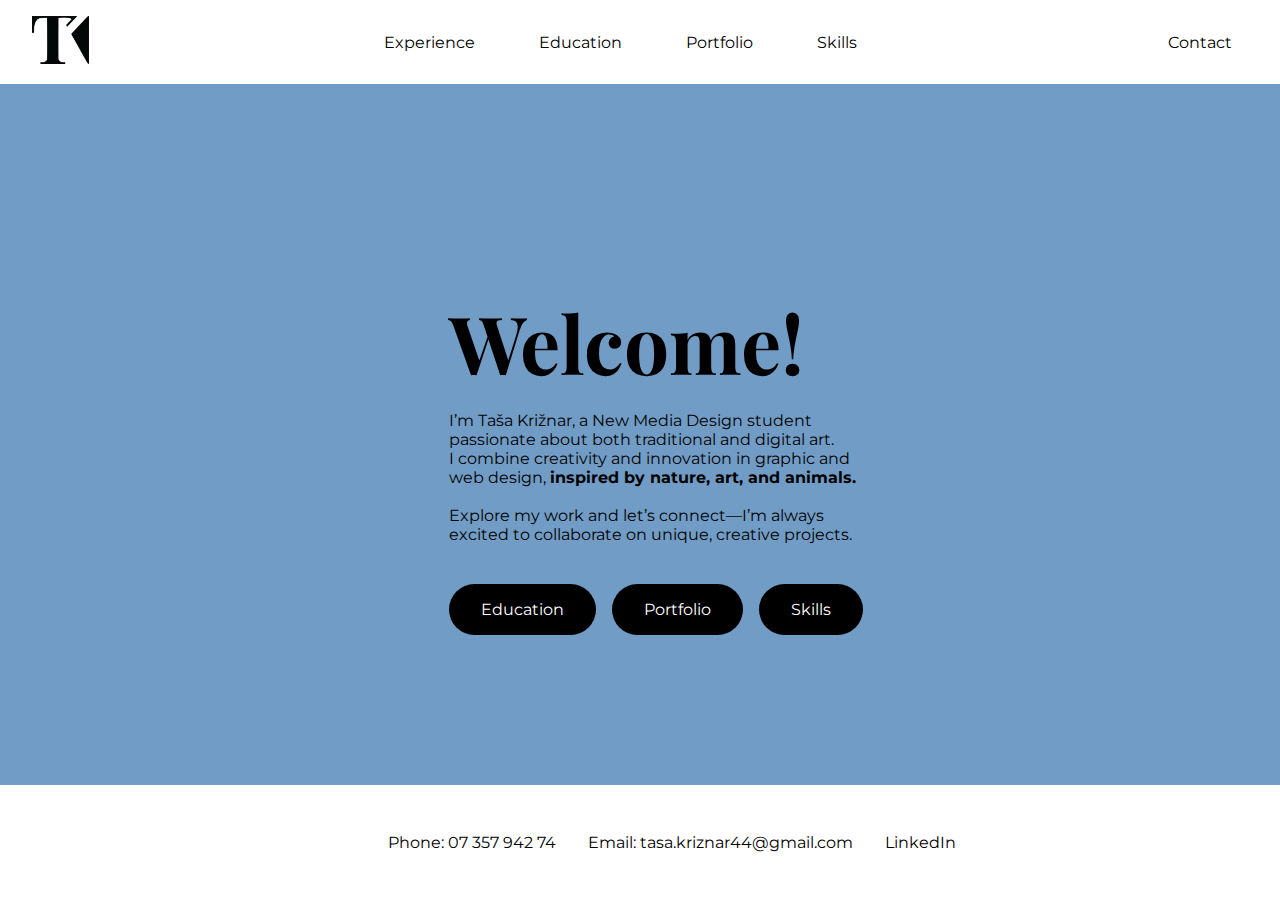
<file: index.html>
<!DOCTYPE html>
<html lang="en">
  <head>
    <meta charset="UTF-8" />
    <meta name="viewport" content="width=device-width, initial-scale=1.0" />
    <title>Home</title>
    <link rel="stylesheet" href="main.css" />

<link rel="preconnect" href="https://fonts.googleapis.com">
<link rel="preconnect" href="https://fonts.gstatic.com" crossorigin>
<link
href="https://fonts.googleapis.com/css2?family=Playfair+Display:ital,wght@0,400..900;1,400..900&display=swap" rel="stylesheet"/>


    <link rel="preconnect" href="https://fonts.googleapis.com" />
    <link rel="preconnect" href="https://fonts.gstatic.com" crossorigin />
    <link
      href="https://fonts.googleapis.com/css2?family=Montserrat:ital,wght@0,100..900;1,100..900&display=swap"
      rel="stylesheet"
    />
  </head>
  <body>
    <header class="header">
      <a href="index.html" class="logo-container"> <!-- Add a class for the logo container -->
        <img id="logoDefault" class="logo" src="img/logob.png" alt="My Logo">
        <img id="logoHover" class="logo" src="img/logo.png" alt="My Hover Logo">
      </a>

      <nav>
        <div class="navLinks">
          <ul>
            <a href="experience.html" class="nav">
              <li>Experience</li>
            </a>
            <a href="education.html">
              <li>Education</li>
            </a>
            <a href="portfolio.html">
              <li>Portfolio</li>
            </a>
            <a href="skills.html">
              <li>Skills</li>
            </a>
          </ul>
        </div>
        <div class="navContact">
          <a href="contact.html" class="contact">
            <li>Contact</li>
          </a>
        </div>
      </nav>
    </header>

    <!-- Main content in two halves -->
    <div class="mainContent">
      <div class="left">
        <img class="tasaImg" src="img/blue.jpeg" alt="Taša image" />
      </div>
      <div class="right">
        <h1>Welcome!</h1>
        <p class="mainText">
          I’m Taša Križnar, a New Media Design student passionate about both
          traditional and digital art.</br>I combine creativity and innovation in
          graphic and web design, <b>inspired by nature, art, and animals.</b></br></br>Explore
          my work and let’s connect—I’m always excited to collaborate on unique,
          creative projects.
        </p>

        <div class="buttonContainer">
          <a href="education.html">
            <button class="edButton" type="button">Education</button>
          </a>
          <a href="portfolio.html">
            <button class="portButton" type="button">Portfolio</button>
          </a>
          <a href="skills.html">
            <button class="skillButton" type="button">Skills</button>
          </a>
        </div>
      </div>
    </div>

    <footer>
      <div class="footerContainer">
        <div class="contactItem">
          <p>Phone: 07 357 942 74</p>
        </div>
        <div class="contactItem">
          <p>Email: tasa.kriznar44@gmail.com</p>
        </div>
        <div class="contactItem">
          <p>
            <a
              href="https://www.linkedin.com/in/ta%C5%A1a-kri%C5%BEnar-846a95333/"
              >LinkedIn</a
            >
          </p>
        </div>
      </div>
    </footer>
    <!-- Link to the JavaScript file -->
    <script src="main.js"></script>
  </body>
</html>
</file>
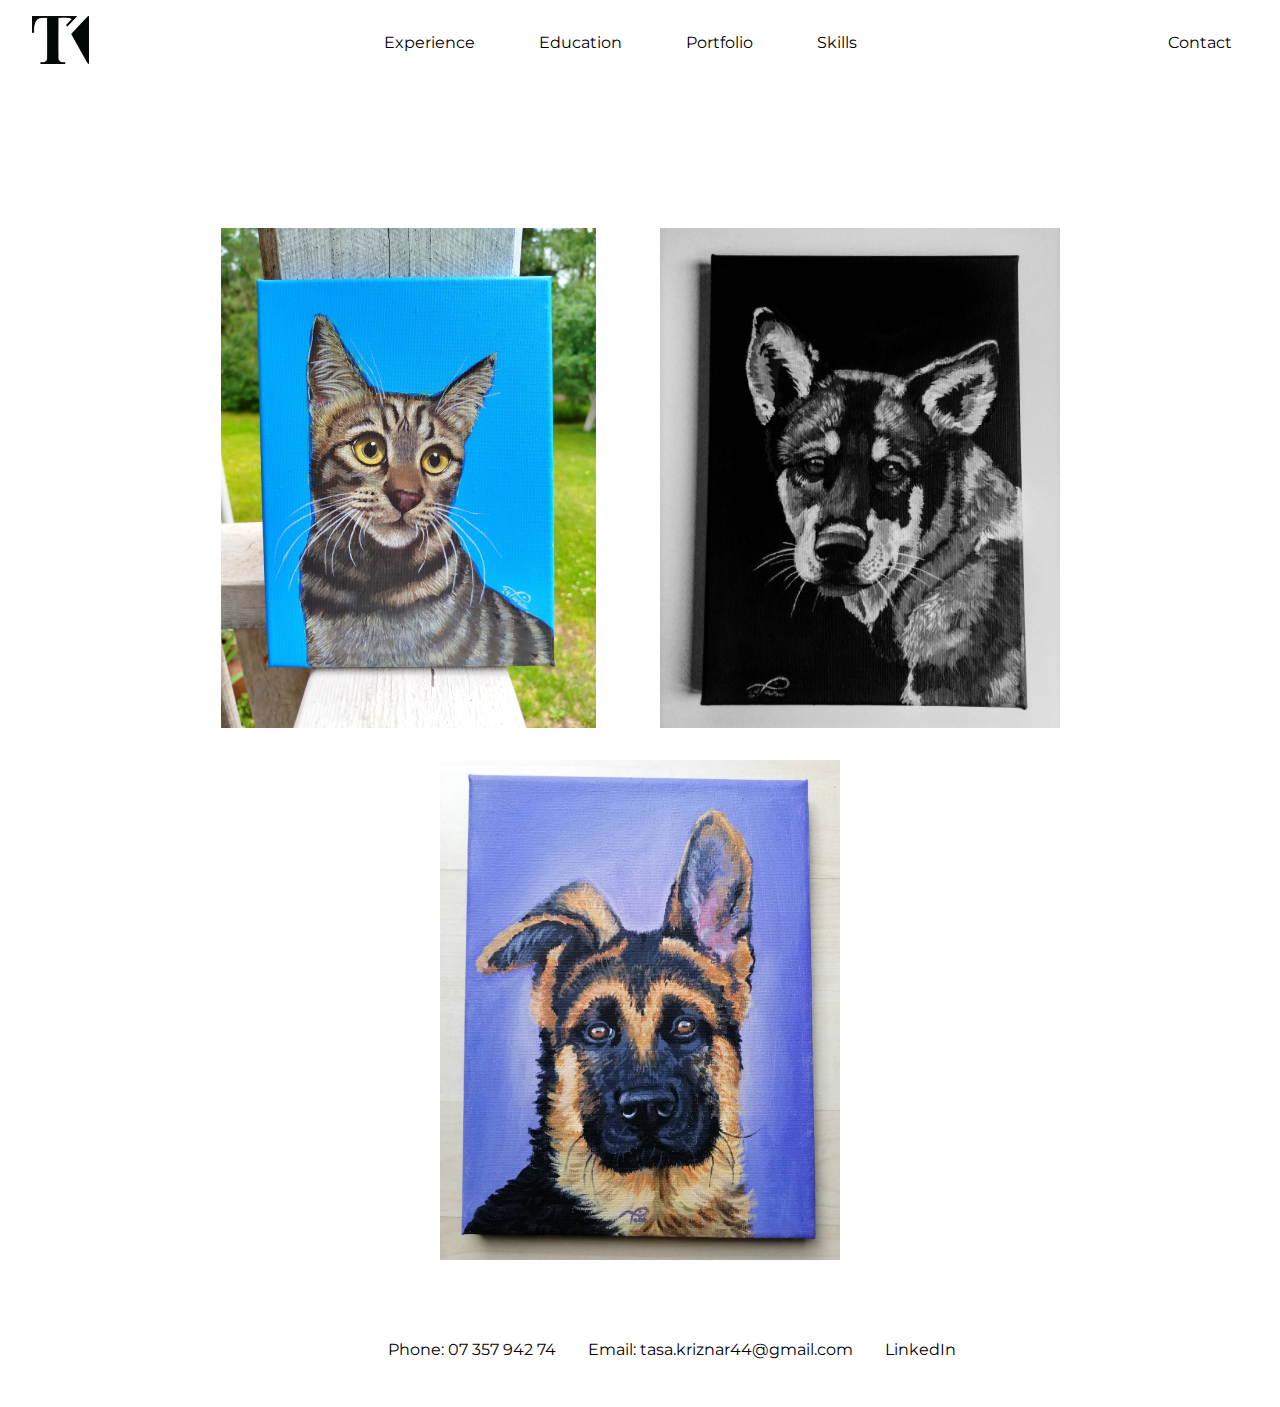
<file: animal.html>
<!DOCTYPE html>
<html lang="en">
  <head>
    <meta charset="UTF-8" />
    <meta name="viewport" content="width=device-width, initial-scale=1.0" />
    <title>Portfolio</title>
    <link rel="stylesheet" href="main.css" />

    <link rel="preconnect" href="https://fonts.googleapis.com" />
    <link rel="preconnect" href="https://fonts.gstatic.com" crossorigin />
    <link
      href="https://fonts.googleapis.com/css2?family=Playfair+Display:ital,wght@0,400..900;1,400..900&display=swap"
      rel="stylesheet"
    />

    <link rel="preconnect" href="https://fonts.googleapis.com" />
    <link rel="preconnect" href="https://fonts.gstatic.com" crossorigin />
    <link
      href="https://fonts.googleapis.com/css2?family=Montserrat:ital,wght@0,100..900;1,100..900&display=swap"
      rel="stylesheet"
    />
  </head>
  <body>
    <header class="portfolioHeader">
      <a href="index.html" class="logo-container">
        <!-- Add a class for the logo container -->
        <img id="logoDefault" class="logo" src="img/logob.png" alt="My Logo" />
        <img
          id="logoHover"
          class="logo"
          src="img/logo.png"
          alt="My Hover Logo"
        />
      </a>

      <nav>
        <div class="navLinks">
          <ul>
            <a href="experience.html" class="nav">
              <li>Experience</li>
            </a>
            <a href="education.html">
              <li>Education</li>
            </a>
            <a href="portfolio.html">
              <li>Portfolio</li>
            </a>
            <a href="skills.html">
              <li>Skills</li>
            </a>
          </ul>
        </div>
        <div class="navContact">
          <a href="contact.html" class="contact">
            <li>Contact</li>
          </a>
        </div>
      </nav>
    </header>

    <div class="animalPaintingContainer">
      <div class="artRow">
        <img class="catAnimal" src="img/catAnimal.jpeg" alt="Cat" />
        <img class="wolfAnimal" src="img/wolfAnimal.jpeg" alt="Wolf" />
        <img class="dogAnimal" src="img/dogAnimal.jpeg" alt="Dog" />
      </div>
    </div>

    <footer>
      <div class="footerContainer">
        <div class="contactItem">
          <p>Phone: 07 357 942 74</p>
        </div>
        <div class="contactItem">
          <p>Email: tasa.kriznar44@gmail.com</p>
        </div>
        <div class="contactItem">
          <p>
            <a
              href="https://www.linkedin.com/in/ta%C5%A1a-kri%C5%B9nar-846a95333/"
              >LinkedIn</a
            >
          </p>
        </div>
      </div>
    </footer>
    <script src="main.js"></script>
  </body>
</html>
</file>
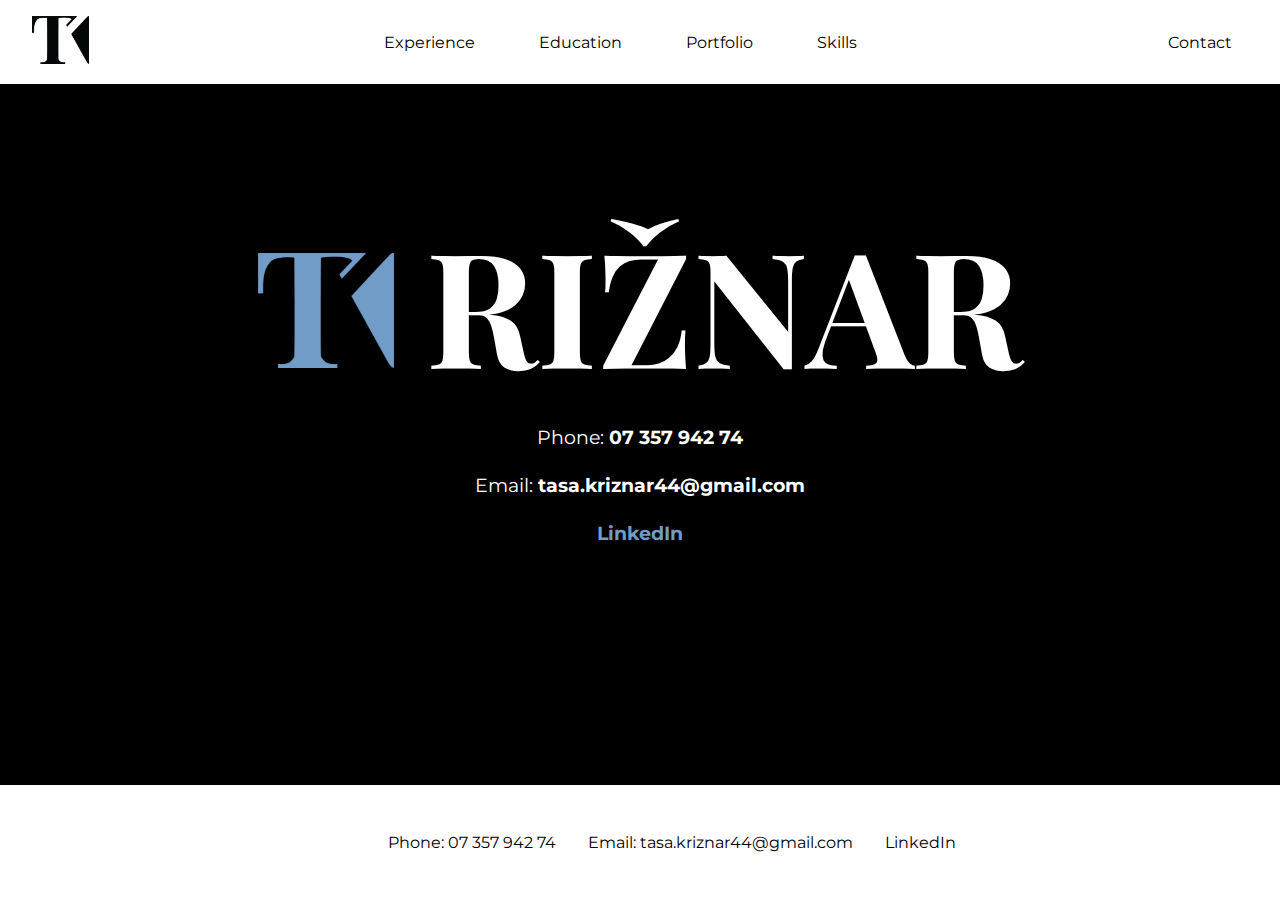
<file: contact.html>
<!DOCTYPE html>
<html lang="en">
  <head>
    <meta charset="UTF-8" />
    <meta name="viewport" content="width=device-width, initial-scale=1.0" />
    <title>Contact</title>
    <link rel="stylesheet" href="main.css" />

    <link rel="preconnect" href="https://fonts.googleapis.com" />
    <link rel="preconnect" href="https://fonts.gstatic.com" crossorigin />
    <link
      href="https://fonts.googleapis.com/css2?family=Playfair+Display:ital,wght@0,400..900;1,400..900&display=swap"
      rel="stylesheet"
    />

    <link rel="preconnect" href="https://fonts.googleapis.com" />
    <link rel="preconnect" href="https://fonts.gstatic.com" crossorigin />
    <link
      href="https://fonts.googleapis.com/css2?family=Montserrat:ital,wght@0,100..900;1,100..900&display=swap"
      rel="stylesheet"
    />
  </head>
  <body class="bodyContact">
    <header class="header">
      <a href="index.html" class="logo-container">
        <!-- Add a class for the logo container -->
        <img id="logoDefault" class="logo" src="img/logob.png" alt="My Logo" />
        <img
          id="logoHover"
          class="logo"
          src="img/logo.png"
          alt="My Hover Logo"
        />
      </a>

      <nav>
        <div class="navLinks">
          <ul>
            <a href="experience.html" class="nav">
              <li>Experience</li>
            </a>
            <a href="education.html">
              <li>Education</li>
            </a>
            <a href="portfolio.html">
              <li>Portfolio</li>
            </a>
            <a href="skills.html">
              <li>Skills</li>
            </a>
          </ul>
        </div>
        <div class="navContact">
          <a href="contact.html" class="contact">
            <li>Contact</li>
          </a>
        </div>
      </nav>
    </header>
    <div class="contactContainer">
      <div class="logoTextContainer">
        <img class="logoContact" src="img/logo.png" alt="logo" />
        <p class="textContact">RIŽNAR</p>
      </div>
      <p>Phone: <b>07 357 942 74</b></p>
      <p>Email: <b>tasa.kriznar44@gmail.com</b></p>
      <a href="https://www.linkedin.com/in/ta%C5%A1a-kri%C5%BEnar-846a95333/"
        ><b>LinkedIn</b></a
      >
    </div>
    <footer>
      <div class="footerContainer">
        <div class="contactItem">
          <p>Phone: 07 357 942 74</p>
        </div>
        <div class="contactItem">
          <p>Email: tasa.kriznar44@gmail.com</p>
        </div>
        <div class="contactItem">
          <p>
            <a
              href="https://www.linkedin.com/in/ta%C5%A1a-kri%C5%BEnar-846a95333/"
              >LinkedIn</a
            >
          </p>
        </div>
      </div>
    </footer>
    <!-- Link to the JavaScript file -->
    <script src="main.js"></script>
  </body>
</html>
</file>
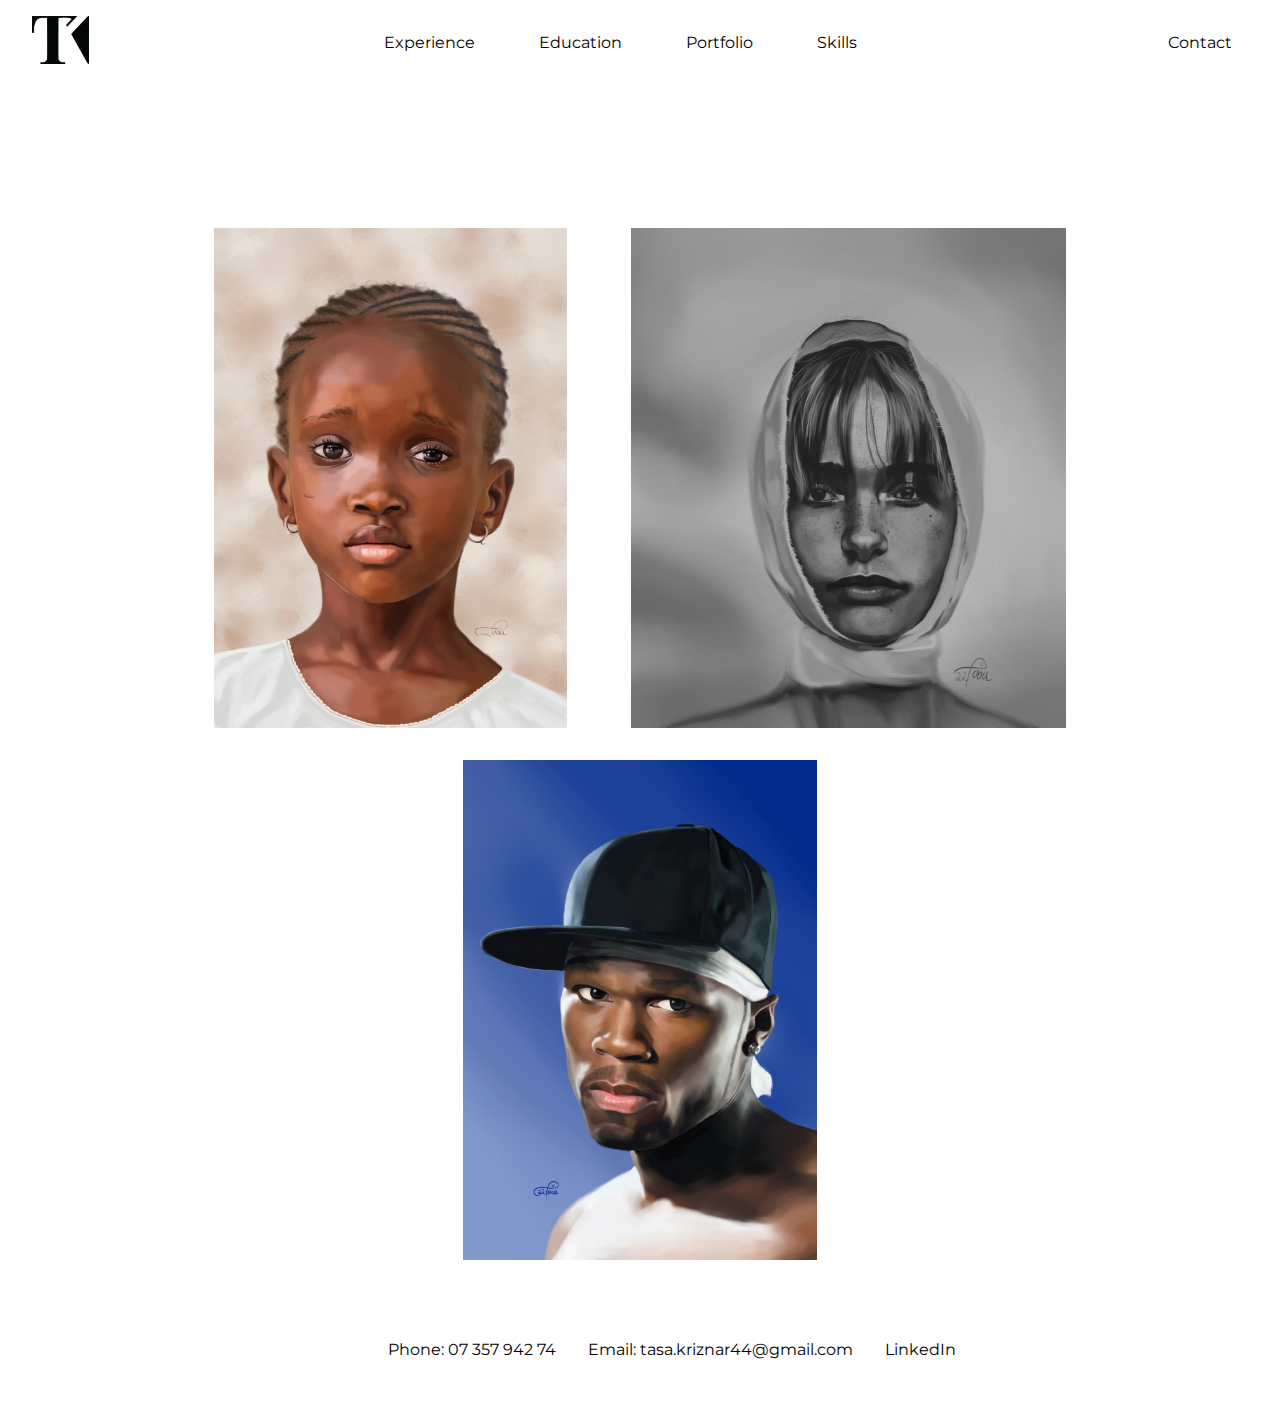
<file: digitalArt.html>
<!DOCTYPE html>
<html lang="en">
  <head>
    <meta charset="UTF-8" />
    <meta name="viewport" content="width=device-width, initial-scale=1.0" />
    <title>Portfolio</title>
    <link rel="stylesheet" href="main.css" />

    <link rel="preconnect" href="https://fonts.googleapis.com" />
    <link rel="preconnect" href="https://fonts.gstatic.com" crossorigin />
    <link
      href="https://fonts.googleapis.com/css2?family=Playfair+Display:ital,wght@0,400..900;1,400..900&display=swap"
      rel="stylesheet"
    />

    <link rel="preconnect" href="https://fonts.googleapis.com" />
    <link rel="preconnect" href="https://fonts.gstatic.com" crossorigin />
    <link
      href="https://fonts.googleapis.com/css2?family=Montserrat:ital,wght@0,100..900;1,100..900&display=swap"
      rel="stylesheet"
    />
  </head>
  <body>
    <header class="portfolioHeader">
      <a href="index.html" class="logo-container">
        <!-- Add a class for the logo container -->
        <img id="logoDefault" class="logo" src="img/logob.png" alt="My Logo" />
        <img
          id="logoHover"
          class="logo"
          src="img/logo.png"
          alt="My Hover Logo"
        />
      </a>

      <nav>
        <div class="navLinks">
          <ul>
            <a href="experience.html" class="nav">
              <li>Experience</li>
            </a>
            <a href="education.html">
              <li>Education</li>
            </a>
            <a href="portfolio.html">
              <li>Portfolio</li>
            </a>
            <a href="skills.html">
              <li>Skills</li>
            </a>
          </ul>
        </div>
        <div class="navContact">
          <a href="contact.html" class="contact">
            <li>Contact</li>
          </a>
        </div>
      </nav>
    </header>

    <div class="digitalArtContainer">
      <div class="artRow">
        <img
          class="digitalChild"
          src="img/digitalChild.jpg"
          alt="Digital Child"
        />
        <img class="digitalGirl" src="img/digitalGirl.jpg" alt="Digital Girl" />
        <img class="digital50" src="img/digital50.jpg" alt="Digital 50" />
      </div>
    </div>

    <footer>
      <div class="footerContainer">
        <div class="contactItem">
          <p>Phone: 07 357 942 74</p>
        </div>
        <div class="contactItem">
          <p>Email: tasa.kriznar44@gmail.com</p>
        </div>
        <div class="contactItem">
          <p>
            <a
              href="https://www.linkedin.com/in/ta%C5%A1a-kri%C5%B9nar-846a95333/"
              >LinkedIn</a
            >
          </p>
        </div>
      </div>
    </footer>
    <script src="main.js"></script>
  </body>
</html>
</file>
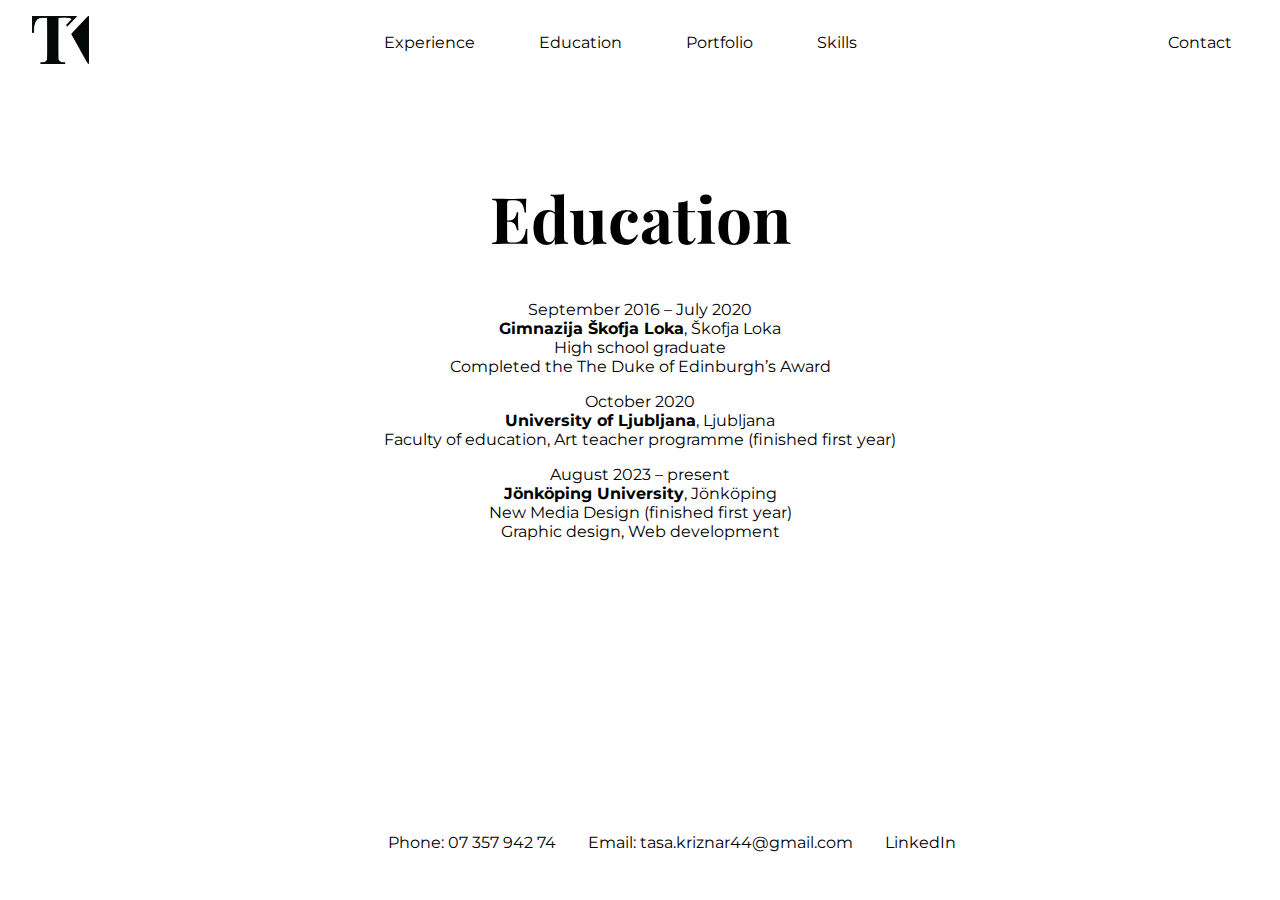
<file: education.html>
<!DOCTYPE html>
<html lang="en">
  <head>
    <meta charset="UTF-8" />
    <meta name="viewport" content="width=device-width, initial-scale=1.0" />
    <title>Education</title>
    <link rel="stylesheet" href="main.css" />

    <link rel="preconnect" href="https://fonts.googleapis.com" />
    <link rel="preconnect" href="https://fonts.gstatic.com" crossorigin />
    <link
      href="https://fonts.googleapis.com/css2?family=Playfair+Display:ital,wght@0,400..900;1,400..900&display=swap"
      rel="stylesheet"
    />

    <link rel="preconnect" href="https://fonts.googleapis.com" />
    <link rel="preconnect" href="https://fonts.gstatic.com" crossorigin />
    <link
      href="https://fonts.googleapis.com/css2?family=Montserrat:ital,wght@0,100..900;1,100..900&display=swap"
      rel="stylesheet"
    />
  </head>
  <body>
    <header class="header">
      <a href="index.html" class="logo-container">
        <!-- Add a class for the logo container -->
        <img id="logoDefault" class="logo" src="img/logob.png" alt="My Logo" />
        <img
          id="logoHover"
          class="logo"
          src="img/logo.png"
          alt="My Hover Logo"
        />
      </a>

      <nav>
        <div class="navLinks">
          <ul>
            <a href="experience.html" class="nav">
              <li>Experience</li>
            </a>
            <a href="education.html">
              <li>Education</li>
            </a>
            <a href="portfolio.html">
              <li>Portfolio</li>
            </a>
            <a href="skills.html">
              <li>Skills</li>
            </a>
          </ul>
        </div>
        <div class="navContact">
          <a href="contact.html" class="contact">
            <li>Contact</li>
          </a>
        </div>
      </nav>
    </header>
   <!-- Centered Content Wrapper -->
   <div class="educationContainer">
    <h1>Education</h1> 
    <p>September 2016 – July 2020</br><b>Gimnazija Škofja Loka</b>, Škofja Loka</br>
    High school graduate</br>Completed the The Duke of Edinburgh’s Award</p>

    <p> October 2020</br><b>University of Ljubljana</b>, Ljubljana</br>Faculty of education, Art teacher
    programme (finished first year)</p>

    <p>August 2023 – present</br>
      <b>Jönköping University</b>, Jönköping</br>New Media Design (finished first year)</br>
    Graphic design, Web development</p>
  </div>
    <footer>
      <div class="footerContainer">
        <div class="contactItem">
          <p>Phone: 07 357 942 74</p>
        </div>
        <div class="contactItem">
          <p>Email: tasa.kriznar44@gmail.com</p>
        </div>
        <div class="contactItem">
          <p>
            <a
              href="https://www.linkedin.com/in/ta%C5%A1a-kri%C5%BEnar-846a95333/"
              >LinkedIn</a
            >
          </p>
        </div>
      </div>
    </footer>
    <!-- Link to the JavaScript file -->
    <script src="main.js"></script>
  </body>
</html>
</file>
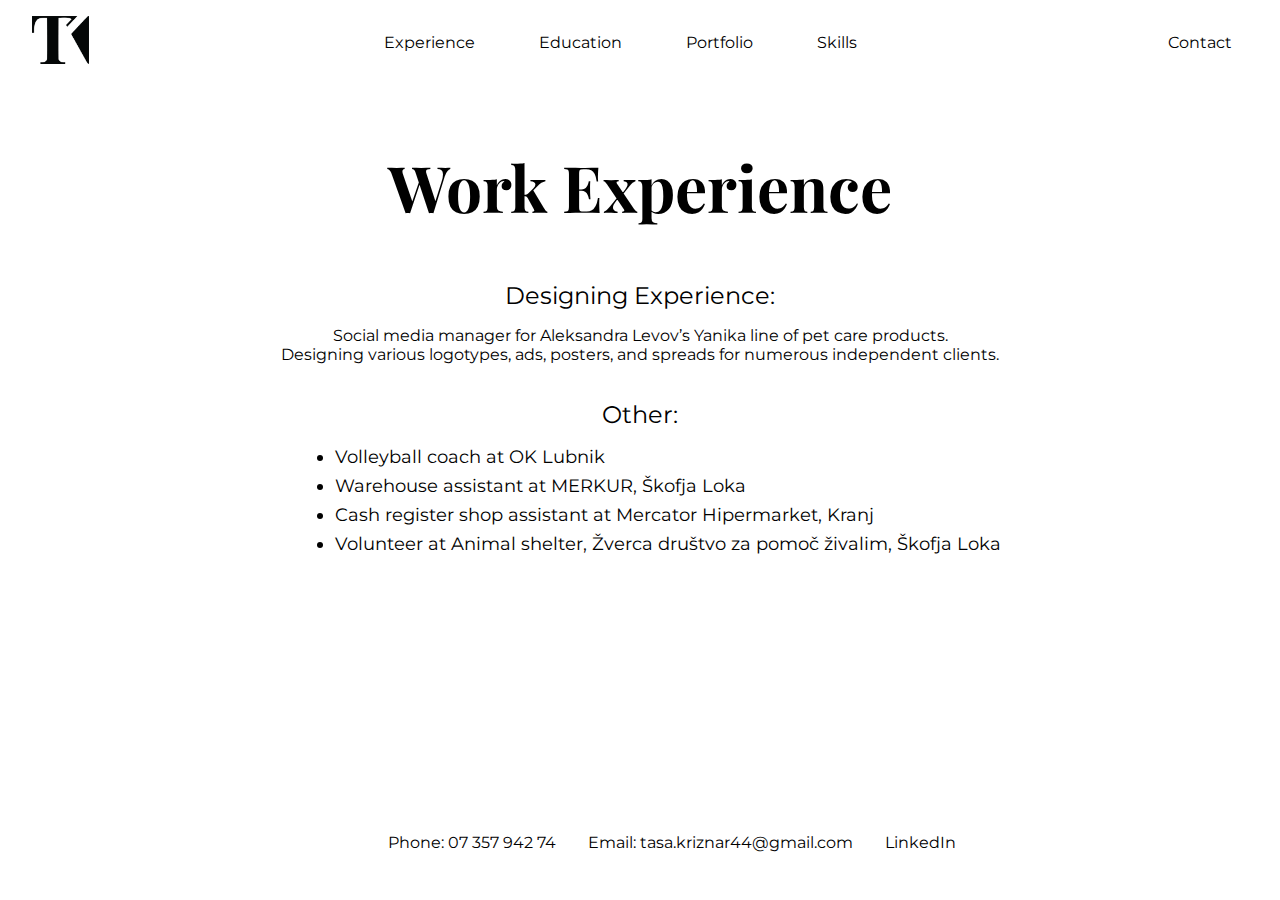
<file: experience.html>
<!DOCTYPE html>
<html lang="en">
  <head>
    <meta charset="UTF-8" />
    <meta name="viewport" content="width=device-width, initial-scale=1.0" />
    <title>Experience</title>
    <link rel="stylesheet" href="main.css" />

    <link rel="preconnect" href="https://fonts.googleapis.com" />
    <link rel="preconnect" href="https://fonts.gstatic.com" crossorigin />
    <link
      href="https://fonts.googleapis.com/css2?family=Playfair+Display:ital,wght@0,400..900;1,400..900&display=swap"
      rel="stylesheet"
    />

    <link rel="preconnect" href="https://fonts.googleapis.com" />
    <link rel="preconnect" href="https://fonts.gstatic.com" crossorigin />
    <link
      href="https://fonts.googleapis.com/css2?family=Montserrat:ital,wght@0,100..900;1,100..900&display=swap"
      rel="stylesheet"
    />
  </head>
  <body>
    <header class="header">
      <a href="index.html" class="logo-container">
        <!-- Add a class for the logo container -->
        <img id="logoDefault" class="logo" src="img/logob.png" alt="My Logo" />
        <img
          id="logoHover"
          class="logo"
          src="img/logo.png"
          alt="My Hover Logo"
        />
      </a>

      <nav>
        <div class="navLinks">
          <ul>
            <a href="experience.html" class="nav">
              <li>Experience</li>
            </a>
            <a href="education.html">
              <li>Education</li>
            </a>
            <a href="portfolio.html">
              <li>Portfolio</li>
            </a>
            <a href="skills.html">
              <li>Skills</li>
            </a>
          </ul>
        </div>
        <div class="navContact">
          <a href="contact.html" class="contact">
            <li>Contact</li>
          </a>
        </div>
      </nav>
    </header>
    <div class="experienceContainer">
      <h1>Work Experience</h1>

      <h2>Designing Experience:</h2>
      <p>
        Social media manager for Aleksandra Levov’s Yanika line of pet care
        products.<br />
        Designing various logotypes, ads, posters, and spreads for numerous
        independent clients.
      </p>

      <h2>Other:</h2>
      <ul>
        <li>Volleyball coach at OK Lubnik</li>
        <li>Warehouse assistant at MERKUR, Škofja Loka</li>
        <li>Cash register shop assistant at Mercator Hipermarket, Kranj</li>
        <li>
          Volunteer at Animal shelter, Žverca društvo za pomoč živalim, Škofja
          Loka
        </li>
      </ul>
    </div>
    <footer>
      <div class="footerContainer">
        <div class="contactItem">
          <p>Phone: 07 357 942 74</p>
        </div>
        <div class="contactItem">
          <p>Email: tasa.kriznar44@gmail.com</p>
        </div>
        <div class="contactItem">
          <p>
            <a
              href="https://www.linkedin.com/in/ta%C5%A1a-kri%C5%BEnar-846a95333/"
              >LinkedIn</a
            >
          </p>
        </div>
      </div>
    </footer>
    <!-- Link to the JavaScript file -->
    <script src="main.js"></script>
  </body>
</html>
</file>
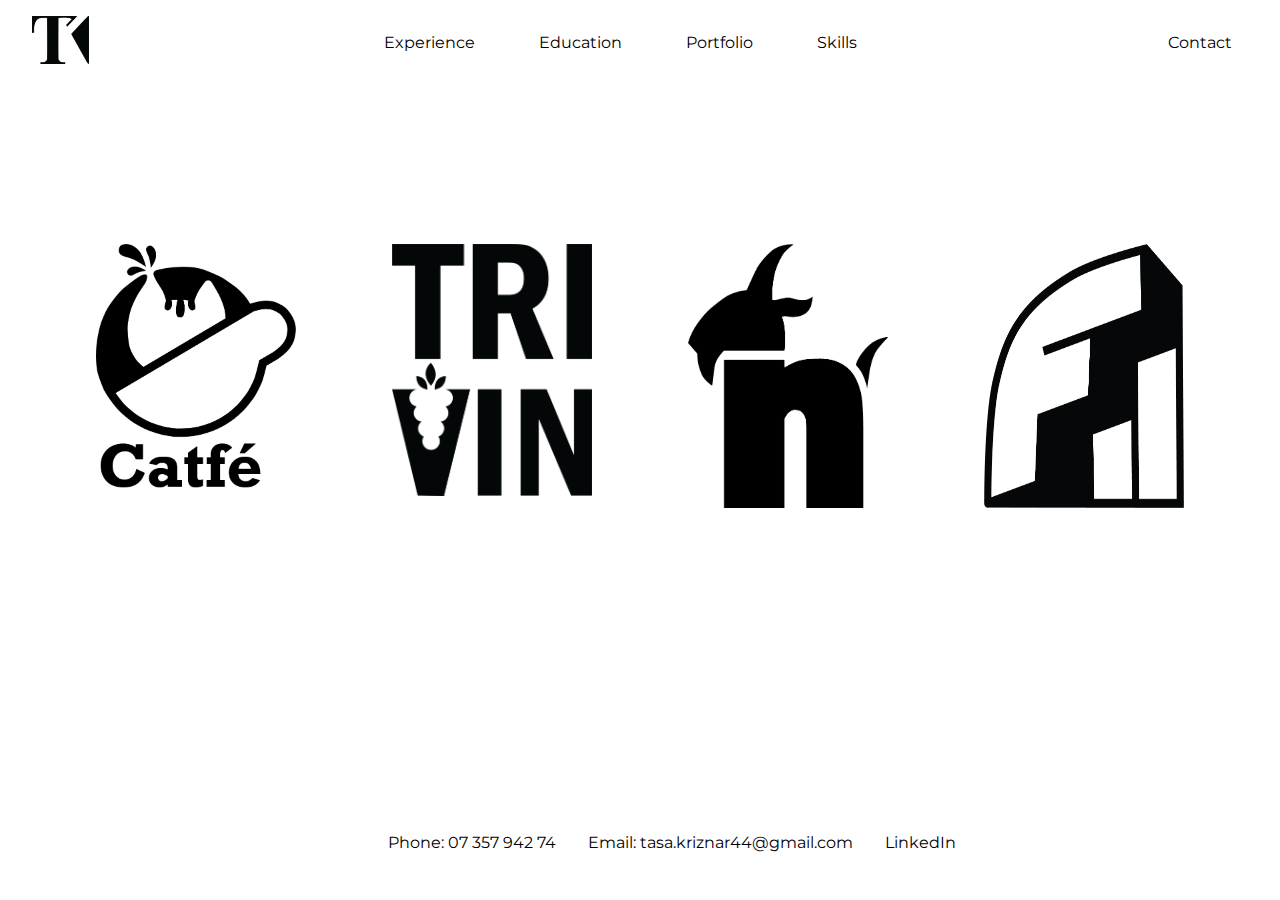
<file: logos.html>
<!DOCTYPE html>
<html lang="en">
  <head>
    <meta charset="UTF-8" />
    <meta name="viewport" content="width=device-width, initial-scale=1.0" />
    <title>Portfolio</title>
    <link rel="stylesheet" href="main.css" />

    <link rel="preconnect" href="https://fonts.googleapis.com" />
    <link rel="preconnect" href="https://fonts.gstatic.com" crossorigin />
    <link
      href="https://fonts.googleapis.com/css2?family=Playfair+Display:ital,wght@0,400..900;1,400..900&display=swap"
      rel="stylesheet"
    />

    <link rel="preconnect" href="https://fonts.googleapis.com" />
    <link rel="preconnect" href="https://fonts.gstatic.com" crossorigin />
    <link
      href="https://fonts.googleapis.com/css2?family=Montserrat:ital,wght@0,100..900;1,100..900&display=swap"
      rel="stylesheet"
    />
  </head>
  <body>
    <header class="portfolioHeader">
      <a href="index.html" class="logo-container">
        <!-- Add a class for the logo container -->
        <img id="logoDefault" class="logo" src="img/logob.png" alt="My Logo" />
        <img
          id="logoHover"
          class="logo"
          src="img/logo.png"
          alt="My Hover Logo"
        />
      </a>

      <nav>
        <div class="navLinks">
          <ul>
            <a href="experience.html" class="nav">
              <li>Experience</li>
            </a>
            <a href="education.html">
              <li>Education</li>
            </a>
            <a href="portfolio.html">
              <li>Portfolio</li>
            </a>
            <a href="skills.html">
              <li>Skills</li>
            </a>
          </ul>
        </div>
        <div class="navContact">
          <a href="contact.html" class="contact">
            <li>Contact</li>
          </a>
        </div>
      </nav>
    </header>
    <div class="logosContainer">
      <div class="logoPortfolioContainer">
        <a href="spreads/Catfé.pdf" target="_blank">
          <img class="catfeLogo" src="img/catfe.png" alt="Catfe Logo" />
        </a>
        <a
          href="https://ju-nmd2023.github.io/wuid-project-group-12/"
          target="_blank"
        >
          <img class="trivinLogo" src="img/trivin.png" alt="Trivin Logo" />
        </a>
        <img
          class="nordicLogo"
          src="img/nordic.png"
          alt="Nordic Nibblers Logo"
        />
        <img class="frankoLogo" src="img/frankoLogo.png" alt="Franko Logo" />
      </div>
    </div>

    <footer>
      <div class="footerContainer">
        <div class="contactItem">
          <p>Phone: 07 357 942 74</p>
        </div>
        <div class="contactItem">
          <p>Email: tasa.kriznar44@gmail.com</p>
        </div>
        <div class="contactItem">
          <p>
            <a
              href="https://www.linkedin.com/in/ta%C5%A1a-kri%C5%B9nar-846a95333/"
              >LinkedIn</a
            >
          </p>
        </div>
      </div>
    </footer>
    <script src="main.js"></script>
  </body>
</html>
</file>
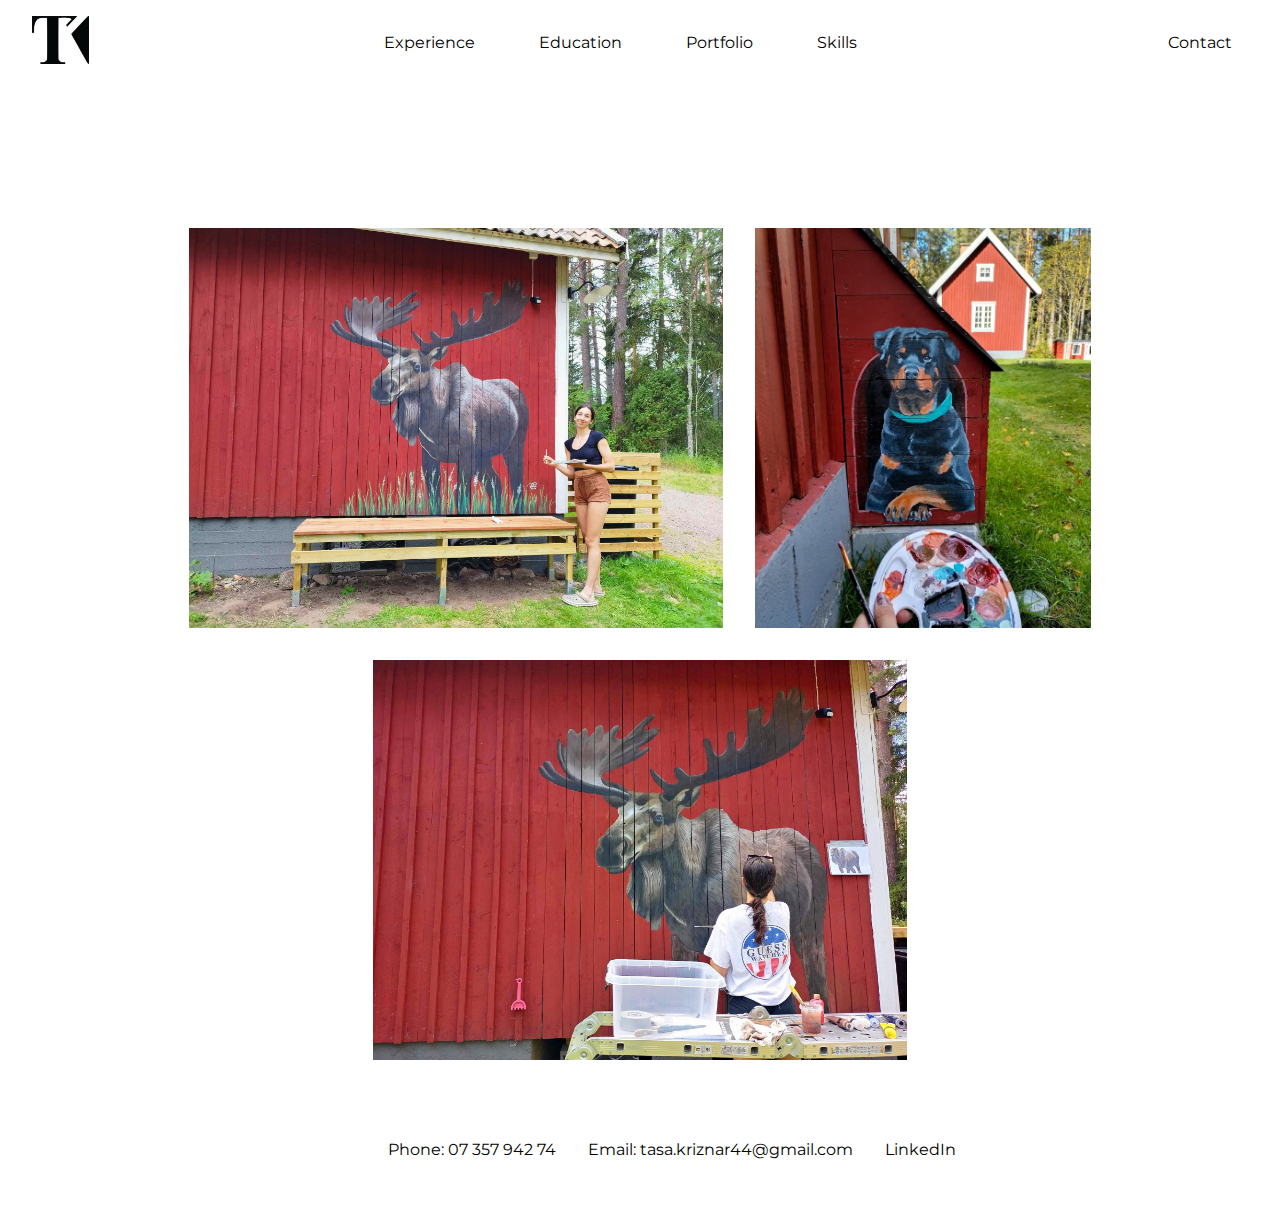
<file: mural.html>
<!DOCTYPE html>
<html lang="en">
  <head>
    <meta charset="UTF-8" />
    <meta name="viewport" content="width=device-width, initial-scale=1.0" />
    <title>Portfolio</title>
    <link rel="stylesheet" href="main.css" />

    <link rel="preconnect" href="https://fonts.googleapis.com" />
    <link rel="preconnect" href="https://fonts.gstatic.com" crossorigin />
    <link
      href="https://fonts.googleapis.com/css2?family=Playfair+Display:ital,wght@0,400..900;1,400..900&display=swap"
      rel="stylesheet"
    />

    <link rel="preconnect" href="https://fonts.googleapis.com" />
    <link rel="preconnect" href="https://fonts.gstatic.com" crossorigin />
    <link
      href="https://fonts.googleapis.com/css2?family=Montserrat:ital,wght@0,100..900;1,100..900&display=swap"
      rel="stylesheet"
    />
  </head>
  <body>
    <header class="portfolioHeader">
      <a href="index.html" class="logo-container">
        <!-- Add a class for the logo container -->
        <img id="logoDefault" class="logo" src="img/logob.png" alt="My Logo" />
        <img
          id="logoHover"
          class="logo"
          src="img/logo.png"
          alt="My Hover Logo"
        />
      </a>

      <nav>
        <div class="navLinks">
          <ul>
            <a href="experience.html" class="nav">
              <li>Experience</li>
            </a>
            <a href="education.html">
              <li>Education</li>
            </a>
            <a href="portfolio.html">
              <li>Portfolio</li>
            </a>
            <a href="skills.html">
              <li>Skills</li>
            </a>
          </ul>
        </div>
        <div class="navContact">
          <a href="contact.html" class="contact">
            <li>Contact</li>
          </a>
        </div>
      </nav>
    </header>

    <div class="muralContainer">
      <div class="artRow">
        <img class="losMural" src="img/losMural.jpeg" alt="Mural" />
        <img class="dogMural" src="img/dogMural.jpeg" alt="Mural" />
        <img class="los2Mural" src="img/Los2Mural.jpeg" alt="Mural" />
      </div>
    </div>

    <footer>
      <div class="footerContainer">
        <div class="contactItem">
          <p>Phone: 07 357 942 74</p>
        </div>
        <div class="contactItem">
          <p>Email: tasa.kriznar44@gmail.com</p>
        </div>
        <div class="contactItem">
          <p>
            <a
              href="https://www.linkedin.com/in/ta%C5%A1a-kri%C5%B9nar-846a95333/"
              >LinkedIn</a
            >
          </p>
        </div>
      </div>
    </footer>
    <script src="main.js"></script>
  </body>
</html>
</file>
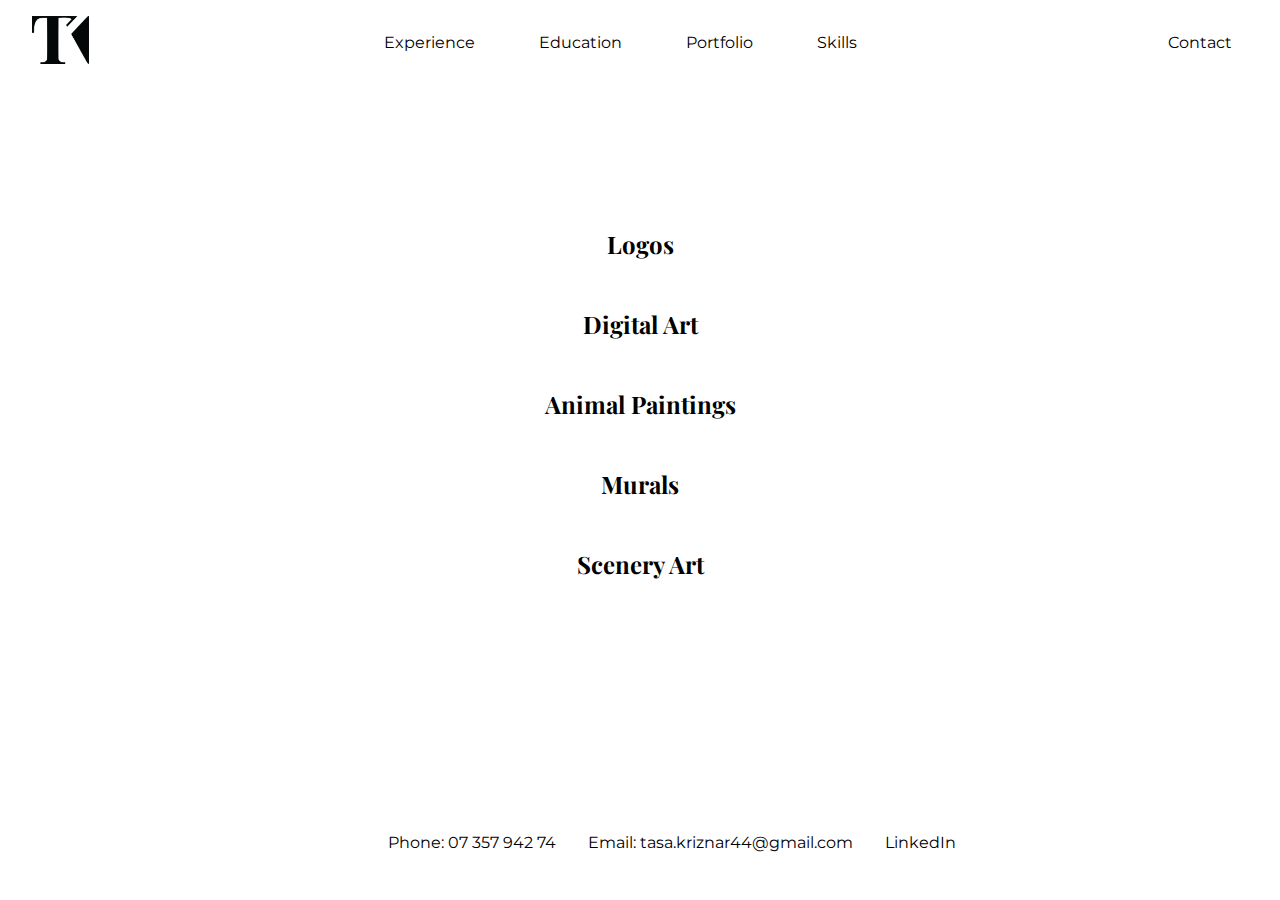
<file: portfolio.html>
<!DOCTYPE html>
<html lang="en">
  <head>
    <meta charset="UTF-8" />
    <meta name="viewport" content="width=device-width, initial-scale=1.0" />
    <title>Portfolio</title>
    <link rel="stylesheet" href="main.css" />

    <link rel="preconnect" href="https://fonts.googleapis.com" />
    <link rel="preconnect" href="https://fonts.gstatic.com" crossorigin />
    <link
      href="https://fonts.googleapis.com/css2?family=Playfair+Display:ital,wght@0,400..900;1,400..900&display=swap"
      rel="stylesheet"
    />

    <link rel="preconnect" href="https://fonts.googleapis.com" />
    <link rel="preconnect" href="https://fonts.gstatic.com" crossorigin />
    <link
      href="https://fonts.googleapis.com/css2?family=Montserrat:ital,wght@0,100..900;1,100..900&display=swap"
      rel="stylesheet"
    />
  </head>
  <body>
    <header class="portfolioHeader">
      <a href="index.html" class="logo-container">
        <img id="logoDefault" class="logo" src="img/logob.png" alt="My Logo" />
        <img
          id="logoHover"
          class="logo"
          src="img/logo.png"
          alt="My Hover Logo"
        />
      </a>

      <nav>
        <div class="navLinks">
          <ul>
            <a href="experience.html" class="nav">
              <li>Experience</li>
            </a>
            <a href="education.html">
              <li>Education</li>
            </a>
            <a href="portfolio.html">
              <li>Portfolio</li>
            </a>
            <a href="skills.html">
              <li>Skills</li>
            </a>
          </ul>
        </div>
        <div class="navContact">
          <a href="contact.html" class="contact">
            <li>Contact</li>
          </a>
        </div>
      </nav>
    </header>
    <div class="logosContainer">
      <h2 class="rowTitle"><a href="logos.html">Logos</a></h2>
    </div>

    <div class="digitalArtContainer">
      <h2 class="rowTitle"><a href="digitalArt.html">Digital Art</a></h2>
    </div>

    <div class="animalPaintingContainer">
      <h2 class="rowTitle">
        <a href="animal.html">Animal Paintings</a>
      </h2>
    </div>

    <div class="muralContainer">
      <h2 class="rowTitle"><a href="mural.html">Murals</a></h2>
    </div>

    <div class="artContainer">
      <h2 class="rowTitle"><a href="scenery.html">Scenery Art</a></h2>
    </div>

    <footer>
      <div class="footerContainer">
        <div class="contactItem">
          <p>Phone: 07 357 942 74</p>
        </div>
        <div class="contactItem">
          <p>Email: tasa.kriznar44@gmail.com</p>
        </div>
        <div class="contactItem">
          <p>
            <a
              href="https://www.linkedin.com/in/ta%C5%A1a-kri%C5%B9nar-846a95333/"
              >LinkedIn</a
            >
          </p>
        </div>
      </div>
    </footer>
    <script src="main.js"></script>
  </body>
</html>
</file>
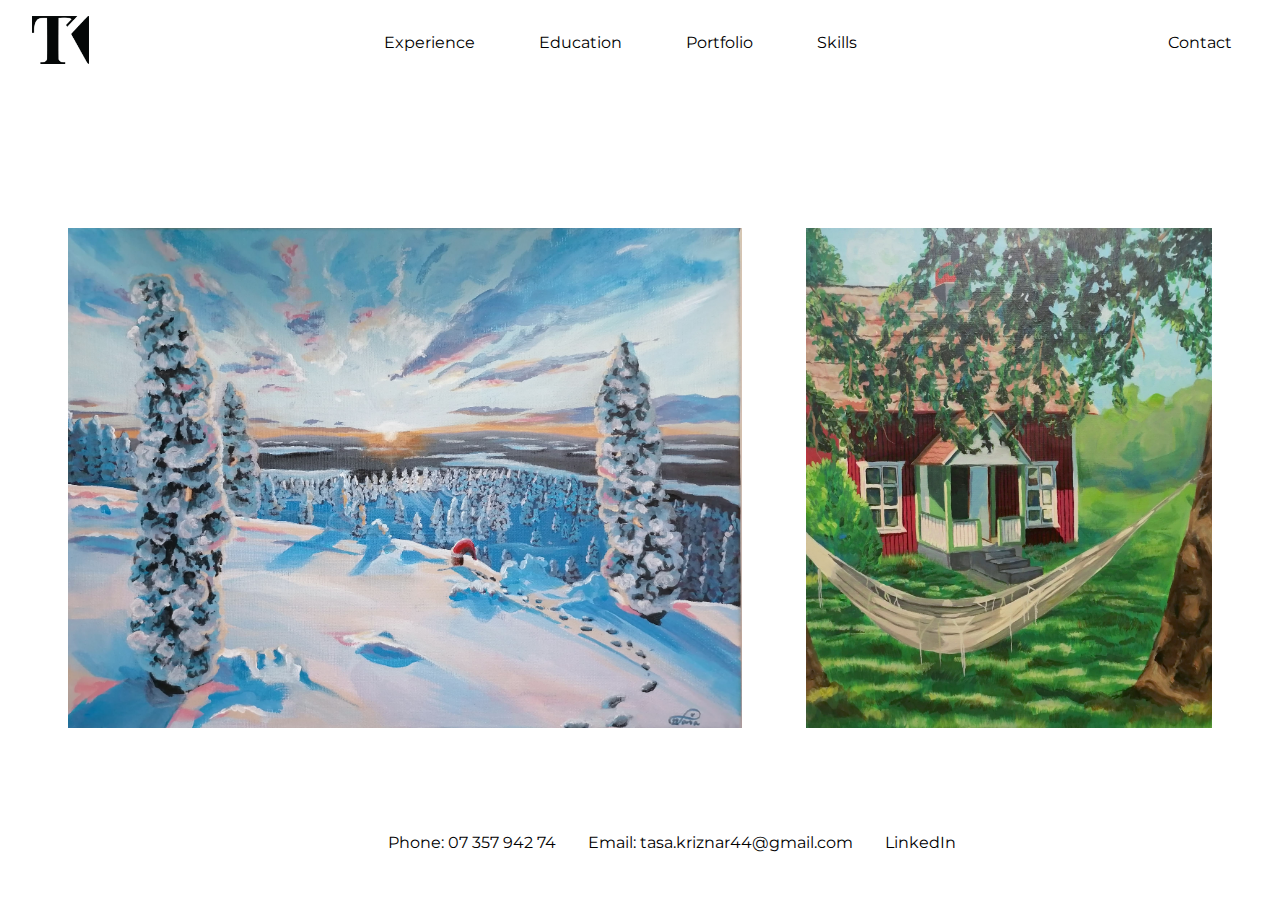
<file: scenery.html>
<!DOCTYPE html>
<html lang="en">
  <head>
    <meta charset="UTF-8" />
    <meta name="viewport" content="width=device-width, initial-scale=1.0" />
    <title>Portfolio</title>
    <link rel="stylesheet" href="main.css" />

    <link rel="preconnect" href="https://fonts.googleapis.com" />
    <link rel="preconnect" href="https://fonts.gstatic.com" crossorigin />
    <link
      href="https://fonts.googleapis.com/css2?family=Playfair+Display:ital,wght@0,400..900;1,400..900&display=swap"
      rel="stylesheet"
    />

    <link rel="preconnect" href="https://fonts.googleapis.com" />
    <link rel="preconnect" href="https://fonts.gstatic.com" crossorigin />
    <link
      href="https://fonts.googleapis.com/css2?family=Montserrat:ital,wght@0,100..900;1,100..900&display=swap"
      rel="stylesheet"
    />
  </head>
  <body>
    <header class="portfolioHeader">
      <a href="index.html" class="logo-container">
        <!-- Add a class for the logo container -->
        <img id="logoDefault" class="logo" src="img/logob.png" alt="My Logo" />
        <img
          id="logoHover"
          class="logo"
          src="img/logo.png"
          alt="My Hover Logo"
        />
      </a>

      <nav>
        <div class="navLinks">
          <ul>
            <a href="experience.html" class="nav">
              <li>Experience</li>
            </a>
            <a href="education.html">
              <li>Education</li>
            </a>
            <a href="portfolio.html">
              <li>Portfolio</li>
            </a>
            <a href="skills.html">
              <li>Skills</li>
            </a>
          </ul>
        </div>
        <div class="navContact">
          <a href="contact.html" class="contact">
            <li>Contact</li>
          </a>
        </div>
      </nav>
    </header>

    <div class="artContainer">
      <div class="artRow">
        <img class="winterArt" src="img/winterArt.jpeg" alt="Winter Art" />
        <img class="natureArt" src="img/natureArt.jpeg" alt="Nature Art" />
      </div>
    </div>

    <footer>
      <div class="footerContainer">
        <div class="contactItem">
          <p>Phone: 07 357 942 74</p>
        </div>
        <div class="contactItem">
          <p>Email: tasa.kriznar44@gmail.com</p>
        </div>
        <div class="contactItem">
          <p>
            <a
              href="https://www.linkedin.com/in/ta%C5%A1a-kri%C5%B9nar-846a95333/"
              >LinkedIn</a
            >
          </p>
        </div>
      </div>
    </footer>
    <script src="main.js"></script>
  </body>
</html>
</file>
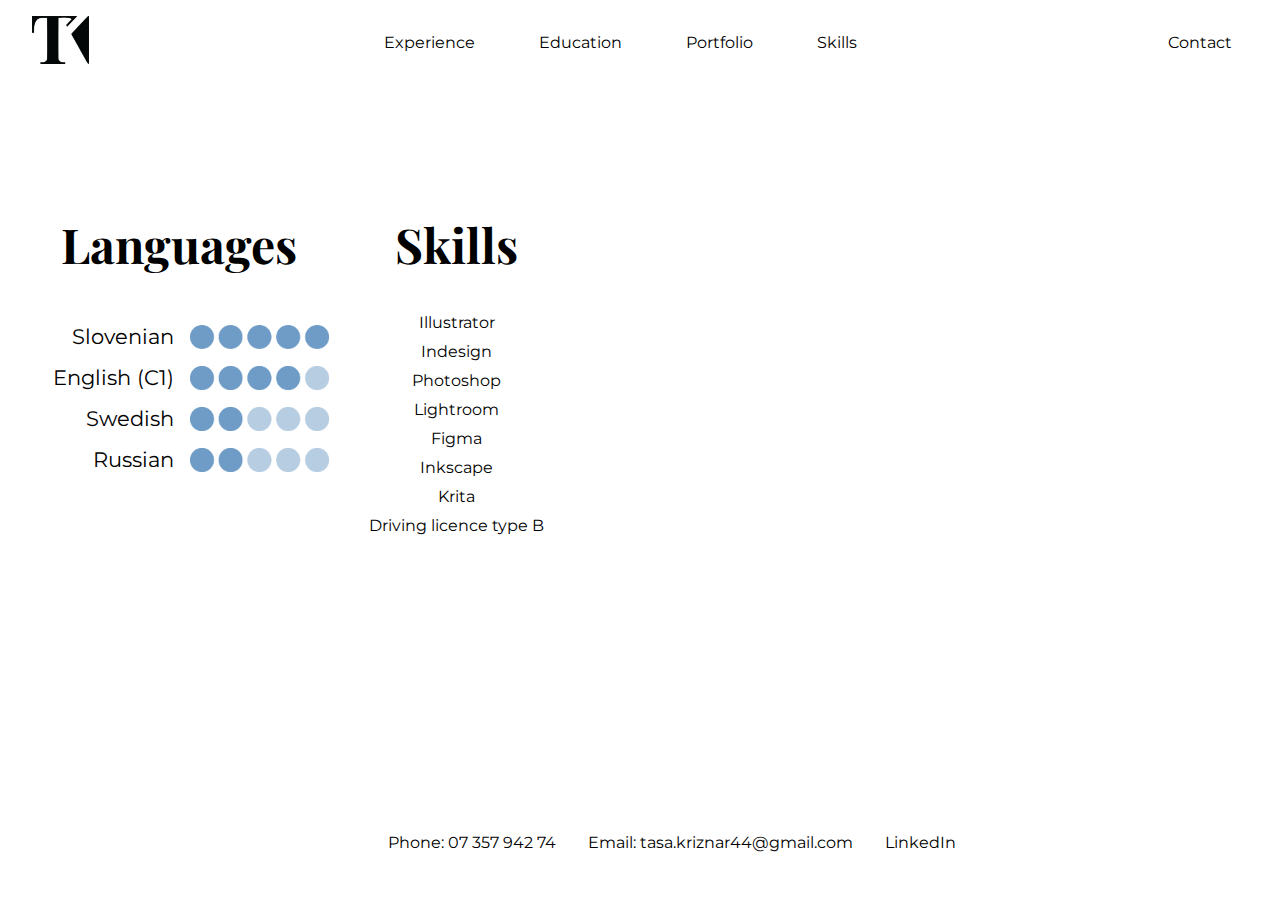
<file: skills.html>
<!DOCTYPE html>
<html lang="en">
  <head>
    <meta charset="UTF-8" />
    <meta name="viewport" content="width=device-width, initial-scale=1.0" />
    <title>Skills</title>
    <link rel="stylesheet" href="main.css" />

    <link rel="preconnect" href="https://fonts.googleapis.com" />
    <link rel="preconnect" href="https://fonts.gstatic.com" crossorigin />
    <link
      href="https://fonts.googleapis.com/css2?family=Playfair+Display:ital,wght@0,400..900;1,400..900&display=swap"
      rel="stylesheet"
    />

    <link rel="preconnect" href="https://fonts.googleapis.com" />
    <link rel="preconnect" href="https://fonts.gstatic.com" crossorigin />
    <link
      href="https://fonts.googleapis.com/css2?family=Montserrat:ital,wght@0,100..900;1,100..900&display=swap"
      rel="stylesheet"
    />
  </head>
  <body>
    <header class="header">
      <a href="index.html" class="logo-container">
        <!-- Add a class for the logo container -->
        <img id="logoDefault" class="logo" src="img/logob.png" alt="My Logo" />
        <img
          id="logoHover"
          class="logo"
          src="img/logo.png"
          alt="My Hover Logo"
        />
      </a>

      <nav>
        <div class="navLinks">
          <ul>
            <a href="experience.html" class="nav">
              <li>Experience</li>
            </a>
            <a href="education.html">
              <li>Education</li>
            </a>
            <a href="portfolio.html">
              <li>Portfolio</li>
            </a>
            <a href="skills.html">
              <li>Skills</li>
            </a>
          </ul>
        </div>
        <div class="navContact">
          <a href="contact.html" class="contact">
            <li>Contact</li>
          </a>
        </div>
      </nav>
    </header>
    <div class="skillsLanguagesContainer">
      <div class="languagesContainer">
        <h1>Languages</h1>
        <div>
          <p>Slovenian</p>
          <img src="/img/skillSlovenian.png" alt="skillSlovenian" />
        </div>
        <div>
          <p>English (C1)</p>
          <img src="/img/skillEnglish.png" alt="skillEnglish" />
        </div>
        <div>
          <p>Swedish</p>
          <img src="/img/skillSwedish.png" alt="skillSwedish" />
        </div>
        <div>
          <p>Russian</p>
          <img src="/img/skillRussian.png" alt="skillRussian" />
        </div>
      </div>

      <div class="skillsContainer">
        <h1>Skills</h1>
        <ul>
          <li>Illustrator</li>
          <li>Indesign</li>
          <li>Photoshop</li>
          <li>Lightroom</li>
          <li>Figma</li>
          <li>Inkscape</li>
          <li>Krita</li>
          <li>Driving licence type B</li>
        </ul>
      </div>
    </div>

    <footer>
      <div class="footerContainer">
        <div class="contactItem">
          <p>Phone: 07 357 942 74</p>
        </div>
        <div class="contactItem">
          <p>Email: tasa.kriznar44@gmail.com</p>
        </div>
        <div class="contactItem">
          <p>
            <a
              href="https://www.linkedin.com/in/ta%C5%A1a-kri%C5%BEnar-846a95333/"
              >LinkedIn</a
            >
          </p>
        </div>
      </div>
    </footer>
    <!-- Link to the JavaScript file -->
    <script src="main.js"></script>
  </body>
</html>
</file>
<file: main.css>
:root {
  --main-blue: rgb(113, 156, 197); /* Define the blue color using RGB */
  --main-white: rgb(255, 255, 255);
}

html,
body {
  height: 100%;
  margin: 0;
  padding: 0;
  display: flex;
  flex-direction: column;
}

h1 {
  font-family: "Playfair Display", serif;
  font-size: 5rem;
}

p {
  font-family: "Montserrat", sans-serif;
}

/*HEADER*/

.header {
  background-color: white;
  font-family: "Montserrat", sans-serif;
  display: flex; /* Make the header a flex container */
  justify-content: space-between; /* Optional: Space out the logo and nav */
  align-items: center; /* Vertically align the logo and nav */
  padding: 1rem 2rem;
  position: relative;
}

#logoDefault {
  height: 3rem;
  text-decoration: none;
  margin-right: auto; /* Ensures the logo is flushed to the left */
}

#logoHover {
  opacity: 0; /* Start with the hover logo hidden */
  position: absolute; /* Allow it to overlay the default logo */
  top: 0; /* Align with the default logo */
  left: 0; /* Align with the default logo */
}

.logo-container {
  display: inline-block; /* Ensures the container only takes up as much space as necessary */
  position: relative; /* Helps control the positioning of child elements */
}

.logo-container:hover #logoDefault {
  opacity: 0; /* Hide the default logo on hover */
}
.logo-container:hover #logoHover {
  opacity: 1; /* Show the hover logo on hover */
}

.logo {
  height: 3rem; /* Consistent height for both logos */
  width: auto; /* Maintain aspect ratio */
  transition: opacity 0.5s ease;
}

a {
  text-decoration: none;
  color: black; /* Change this to your desired color */
}

ul {
  list-style: none;
  display: inline-flex;
  padding: 0;
  margin-right: 0;
}

li {
  margin-left: 2rem;
}

/* Centered navigation links */
nav {
  display: flex;
  justify-content: center; /* Center the main navigation links */
  flex: 1; /* Nav takes the remaining space */
}

.navLinks {
  display: flex;
  justify-content: center; /* Ensure the links stay centered */
  flex: 1;
}

.navLinks ul {
  list-style: none;
  display: inline-flex; /* Horizontally align the nav links */
  padding: 0;
  margin: 0;
}

.navLinks li {
  margin-left: 2rem; /* Adds spacing between nav items */
}

.navLinks a li {
  padding: 0.5rem 1rem; /* Set padding initially so it doesn't change on hover */
  border-radius: 30px;
  transition: background-color 0.3s ease, color 0.3s ease; /* Smooth transition */
}

/* Hover effect for navigation items */
/* Hover effect for navigation items */
.navLinks a:hover li {
  background-color: var(--main-blue); /* Change background to blue on hover */
  color: var(--main-white); /* Change text color to white on hover */
}

/* Contact link flushed right */
.navContact {
  margin-left: auto; /* Pushes the contact link to the far right */
  list-style: none;
}

.navContact a li {
  padding: 0.5rem 1rem; /* Same for contact link */
  border-radius: 30px;
  transition: background-color 0.3s ease, color 0.3s ease;
}

.navContact a:hover li {
  background-color: var(--main-blue); /* Same hover effect for contact link */
  color: var(--main-white);
}

/*MAIN*/
/* Main content split in 2 halves */
.mainContent {
  background-color: var(--main-blue);
  display: flex;
  flex: 1;
  justify-content: center;
  align-items: center;
  padding: 2rem;
  padding-top: 2rem;
  gap: 0;
}

/* Left side with image */
.left {
  flex: 1;
  display: flex;
  justify-content: flex-end; /* Aligns the image to the right of the left container */
  align-items: center;
  margin-left: 30rem;
}

.tasaImg {
  width: 100%; /* Use a percentage if inside a container */
  height: auto; /* Maintain aspect ratio */
  max-width: 35rem; /* Limit the width */
  max-height: 35rem; /* Limit the height */
  border-radius: 50%; /* Makes the image circular */
  object-fit: cover; /* Ensure the image covers the area */
  position: relative;
  left: -100%; /* Start off-screen */
  opacity: 0; /* Hidden initially */
  transition: opacity 0.5s ease, left 3s ease, transform 0.3s ease;
}

/* Slide-in effect: image slides into place */
.tasaImg.slide-in {
  left: 0; /* Final position: on-screen */
  opacity: 1; /* Fully visible */
}

/* Optional: You can also add smooth transitions to hover effects, if needed */
.tasaImg:hover {
  transition: transform 1s ease;
  transform: scale(1.05); /* Image zooms in a bit when hovered */
}

.mainText {
  margin-top: 0;
}

/* Right side with text and buttons */
.right {
  flex: 1;
  display: flex;
  flex-direction: column;
  justify-content: center; /* Vertically center the content */
  text-align: left; /* Align the text to the left */
  margin-left: 2rem;
  margin-right: 30rem;
}

.right h1,
.right p {
  margin-bottom: 1rem; /* Adds space between each element */
}

.right .buttonContainer {
  display: flex; /* Display buttons in a line (horizontally) */
  gap: 1rem; /* Adds space between buttons */
  justify-content: flex-start; /* Aligns buttons to the left */
}

.buttonContainer {
  margin-top: 1.5rem;
}

.edButton,
.portButton,
.skillButton {
  background-color: black;
  padding: 1rem 2rem;
  border: none;
  cursor: pointer;
  font-family: "Montserrat", sans-serif;
  font-size: 1rem;
  border-radius: 30px;

  color: white; /* Default text color */
  transition: background-color 0.3s ease, color 0.3s ease;
}

/* Hover effect for buttons */
.edButton:hover,
.portButton:hover,
.skillButton:hover {
  background-color: white; /* Change background to blue on hover */
  color: black; /* Change text color to white on hover */
}

/*FOOTER*/

footer {
  background-color: white;
  padding: 2rem;
  text-align: center; /* Center text inside footer */
  margin-top: auto; /* Push the footer to the bottom */
  width: 100%; /* Make sure the footer spans the full width */
}

.footerContainer {
  display: flex;
  justify-content: center; /* Center all contact items in the middle */
  gap: 2rem; /* Space between the contact items */
}

.contactItem {
  font-size: 1rem;
  font-family: "Montserrat", sans-serif;
}

.contactItem a {
  text-decoration: none;
}

/*CONTACT*/

.bodyContact {
  background-color: black;
}

/* Keep logo and text side by side */
.logoTextContainer {
  display: flex;
  align-items: center; /* Vertically center the logo and text */
  justify-content: center; /* Center them horizontally */
  gap: 1rem; /* Add space between logo and text */
}

.contactContainer {
  display: flex;
  flex-direction: column; /* Stack items vertically */
  align-items: center;
  justify-content: center;
  gap: 0.5rem;
  margin-top: 7rem;
}

/* Specific style for .textContact with higher specificity */
.contactContainer .textContact {
  color: white;
  margin: 0;
  font-family: "Playfair Display", serif; /* Ensure Playfair Display font */
  font-weight: bold;
  font-size: 10rem;
  margin-left: 1rem; /* Add space between logo and text */
}

.contactContainer p,
.contactContainer a {
  color: white;
  font-family: "Montserrat", sans-serif;
  font-size: 1.2rem;
  margin: 0.5rem 0;
  text-align: center;
}

.contactContainer a {
  color: var(--main-blue);
  text-decoration: none;
}

.logoContact {
  margin-top: 1rem;
  width: 8.5rem;
  position: relative; /* Allows control over the logo's position */
  left: -100%; /* Initially off-screen */
  transition: left 1.5s ease; /* Smooth slide-in transition */
}

/* CSS class that will be added via JavaScript to trigger the animation */
.logo-slide-in {
  left: 0; /* Final position: center of the screen */
}

/*PORTFOLIO*/

.portfolioHeader {
  margin-bottom: 8rem;
  background-color: white;
  font-family: "Montserrat", sans-serif;
  display: flex; /* Make the header a flex container */
  justify-content: space-between; /* Optional: Space out the logo and nav */
  align-items: center; /* Vertically align the logo and nav */
  padding: 1rem 2rem;
  position: relative;
}

/* General container styling for centering */
.container {
  display: flex; /* Center the items horizontally */
  justify-content: center;
  gap: 1.5rem; /* Add space between items in a row */
  margin: 2rem 0; /* Add vertical spacing between the rows */
}

.logosContainer,
.digitalArtContainer,
.animalPaintingContainer,
.muralContainer,
.artContainer {
  text-align: center; /* Center the titles and rows */
  margin-bottom: 1rem; /* Add some space below each section */
}

.logoPortfolioContainer,
.digitalArtContainer .artRow,
.animalPaintingContainer .artRow,
.muralContainer .artRow,
.artContainer .artRow {
  display: flex; /* Use flexbox */
  justify-content: center; /* Center the items */
  flex-wrap: wrap; /* Allow items to wrap to next line if necessary */
}

.digitalArtContainer img,
.animalPaintingContainer img,
.muralContainer img,
.artContainer img {
  max-width: 60rem; /* Increase the maximum width as needed */
  height: auto; /* Maintain aspect ratio */
  margin: 1rem; /* Margin between images to avoid squishing */
  object-fit: cover;
}

.rowTitle {
  font-family: "Playfair Display", serif;
  font-size: 1.5rem; /* Adjust the size as needed */
  text-align: center; /* Center align the title */
  margin: 0.5rem auto; /* Center the title with auto margins */
  cursor: pointer; /* Change the cursor to a pointer when hovering */
  padding: 0.5rem 1rem; /* Add padding to create space around the text */
  background-color: transparent; /* Initial background is transparent */
  border-radius: 30px; /* Fully rounded corners */
  transition: background-color 0.5s ease; /* Smooth transition for background color */
  display: inline-block; /* Make the background wrap around the text */
}

.rowTitle a {
  color: inherit; /* Inherit the text color from the parent */
  text-decoration: none; /* Remove underline from the link */
  transition: color 0.5s ease; /* Smooth transition for text color */
}

/* Hover effect for the row titles */
.rowTitle:hover {
  background-color: black; /* Change background to black on hover */
}

.rowTitle:hover a {
  color: white; /* Change text color to white on hover */
}

/* Logo Portfolio Container */
.logoPortfolioContainer {
  display: flex; /* Ensure flex display */
  justify-content: center; /* Center the items */
  gap: 2rem; /* Increased gap for more space between logos */
  margin: 2rem 0; /* Existing margin for spacing */
}

.logoPortfolioContainer img {
  max-width: 10%; /* Adjust as needed for logo size */
  height: auto; /* Maintain aspect ratio */
  max-height: 20rem; /* Limit height to prevent stretching */
}

/* Common Image Styles */
img {
  max-width: 100%; /* Ensure responsiveness for all images */
  height: auto; /* Maintain aspect ratio */
}

.digitalArtContainer img,
.animalPaintingContainer img,
.artContainer img {
  max-height: 500px; /* Limit height for these images */
  margin-left: 2rem; /* Add left margin */
  margin-right: 2rem; /* Add right margin */
}

.muralContainer img {
  max-height: 400px; /* Limit height for these images */
}

/* Logos specific margin */
.catfeLogo,
.trivinLogo,
.nordicLogo,
.frankoLogo {
  margin-left: 2rem;
  margin-right: 2rem; /* Redundant with the flex gap */
}

/*LOGOO DETAILED*/

.logoPortfolioContainer img {
  width: 200px; /* Set a specific width */
  height: auto; /* Maintain aspect ratio */
  max-width: none; /* Override any conflicting max-width styles */
  transition: transform 0.3s ease; /* Smooth transition for scaling */
}

.logoPortfolioContainer img:hover {
  transform: scale(1.1); /* Slightly increase the size (110%) on hover */
}

.logoPortfolioContainer img {
  transform: scale(1); /* Reset to original size when not hovered */
}

/*EDUCATION*/
/* Centered Content Styling */
.educationContainer {
  display: flex;
  flex-direction: column;
  justify-content: center;
  align-items: center;
  min-height: 60vh; /* Reduced to move higher */
  text-align: center;
  padding: 1rem;
  margin-top: -1rem; /* Adjusted to push content upward */
}

.educationContainer h1 {
  font-family: "Playfair Display", serif;
  font-size: 4rem;
  margin-bottom: 2rem;
  margin-top: 1rem;
}

.educationContainer p {
  font-family: "Montserrat", sans-serif;
  margin: 0.5rem 0;
}

/* EXPERIENCE */
.experienceContainer {
  display: flex;
  flex-direction: column;
  justify-content: center;
  align-items: center;
  min-height: 60vh;
  text-align: center;
  padding: 1rem;
  margin-top: -1rem;
}

.experienceContainer h1 {
  font-family: "Playfair Display", serif;
  font-size: 4rem;
  margin-bottom: 2rem;
  margin-top: 1rem;
}

.experienceContainer h2 {
  font-family: "Montserrat", sans-serif;
  margin-bottom: 0;
  font-weight: normal;
}

/* List Styling */
.experienceContainer ul {
  list-style-type: disc;
  padding-left: 1.5rem;
  text-align: left;
  font-family: "Montserrat", sans-serif;
  font-size: 1.1rem;
  display: block; /* Ensures the list is block-styled */
}

.experienceContainer ul li {
  display: list-item; /* Default for list items, ensuring vertical alignment */
  margin-bottom: 0.5rem;
}

/* Container for both languages and skills */
.skillsLanguagesContainer {
  display: flex; /* Use Flexbox for layout */
  justify-content: space-between; /* Place items at the left and right */
  align-items: flex-start; /* Align items at the top */
  gap: 40px; /* Gap between the containers */
  max-width: 1200px; /* Max width for responsiveness */
  margin: 0 auto; /* Center the main container */
  margin-right: 46rem;
  margin-top: 6rem;
}

/* SKILLS */
.languagesContainer {
  display: flex;
  flex-direction: column;
  justify-content: center; /* Center the contents vertically */
  align-items: center;
  gap: 1rem; /* Space between each language row */
  text-align: center;
}

.languagesContainer h1 {
  font-family: "Playfair Display", serif;
  font-size: 3rem;
  margin-bottom: 2rem;
}

/* Style each language row */
.languagesContainer div {
  display: flex;
  justify-content: space-between; /* Separate text and image to left and right */
  width: 300px; /* Adjust width as needed */
  align-items: center; /* Aligns text and image vertically */
}

/* Text styling for right alignment */
.languagesContainer p {
  font-family: "Montserrat", sans-serif;
  font-size: 1.3rem;
  margin: 0;
  text-align: right; /* Align text to the right */
  flex-grow: 1; /* Pushes text to the right side */
}

/* Image styling to match text height and align to the left */
.languagesContainer img {
  height: 1.5rem; /* Match text height */
  width: auto; /* Maintain aspect ratio */
  margin-left: 1rem; /* Add spacing between text and image */
}

.skillsContainer {
  display: flex;
  flex-direction: column;
  align-items: center;
  font-family: "Montserrat", sans-serif;
}

.skillsContainer h1 {
  font-family: "Playfair Display", serif;
  font-size: 3rem;
  margin-bottom: 2rem;
}

.skillsContainer ul {
  list-style: none;
  padding: 0;
  margin: 0;
  display: flex;
  flex-direction: column;
  align-items: center; /* Center-aligns the list */
  width: 100%;
}

.skillsContainer li {
  display: block; /* Ensures each item is treated as a block element */
  width: 100%; /* Makes each item take up the full container width */
  text-align: center;
  font-size: 1rem;
  margin: 5px 0;
}
</file>
